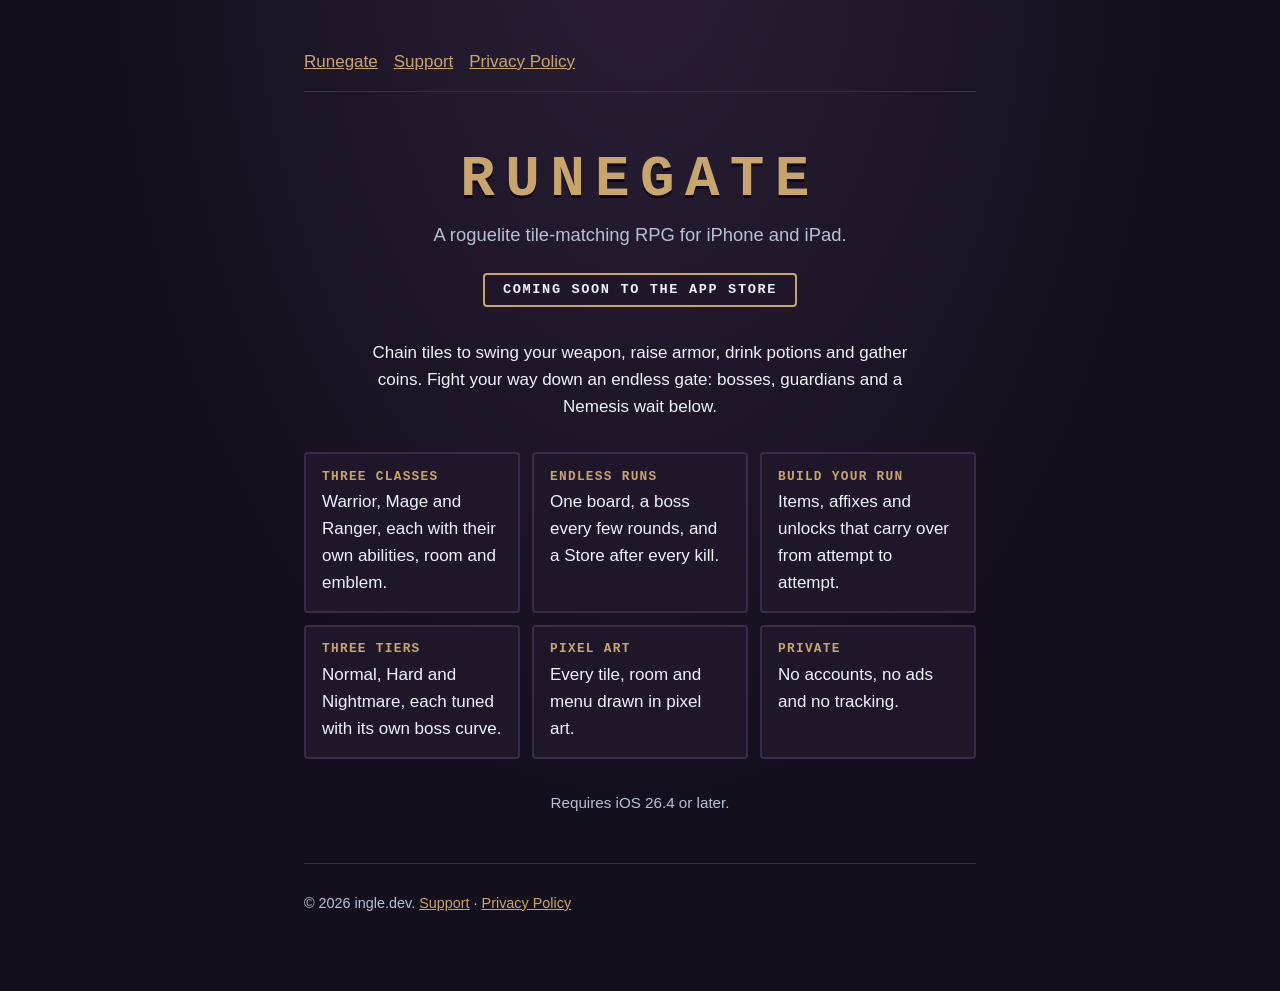
<file: index.html>
<!doctype html>
<html lang="en">
<head>
  <meta charset="utf-8">
  <meta name="viewport" content="width=device-width, initial-scale=1">
  <meta name="color-scheme" content="dark">
  <title>Runegate</title>
  <meta name="description" content="Runegate is a roguelite tile-matching RPG for iPhone and iPad.">
  <link rel="stylesheet" href="style.css">
</head>
<body class="landing">
  <main>
    <nav>
      <a href="index.html">Runegate</a>
      <a href="support.html">Support</a>
      <a href="privacy.html">Privacy Policy</a>
    </nav>

    <header class="hero">
      <h1>Runegate</h1>
      <p class="tagline">A roguelite tile-matching RPG for iPhone and iPad.</p>
      <span class="badge">Coming soon to the App Store</span>
    </header>

    <p class="pitch">Chain tiles to swing your weapon, raise armor, drink potions and gather coins. Fight your way down an endless gate: bosses, guardians and a Nemesis wait below.</p>

    <ul class="features">
      <li><strong>Three classes</strong>Warrior, Mage and Ranger, each with their own abilities, room and emblem.</li>
      <li><strong>Endless runs</strong>One board, a boss every few rounds, and a Store after every kill.</li>
      <li><strong>Build your run</strong>Items, affixes and unlocks that carry over from attempt to attempt.</li>
      <li><strong>Three tiers</strong>Normal, Hard and Nightmare, each tuned with its own boss curve.</li>
      <li><strong>Pixel art</strong>Every tile, room and menu drawn in pixel art.</li>
      <li><strong>Private</strong>No accounts, no ads and no tracking.</li>
    </ul>

    <!--
      Add screenshots here once you have them, for example:
      <div class="shots">
        <img src="screenshots/play.png" width="240" alt="A run in progress">
        <img src="screenshots/shop.png" width="240" alt="The Store after a boss">
      </div>
    -->

    <p class="note">Requires iOS 26.4 or later.</p>

    <footer>
      <p>&copy; 2026 ingle.dev. <a href="support.html">Support</a> &middot; <a href="privacy.html">Privacy Policy</a></p>
    </footer>
  </main>
</body>
</html>
</file>
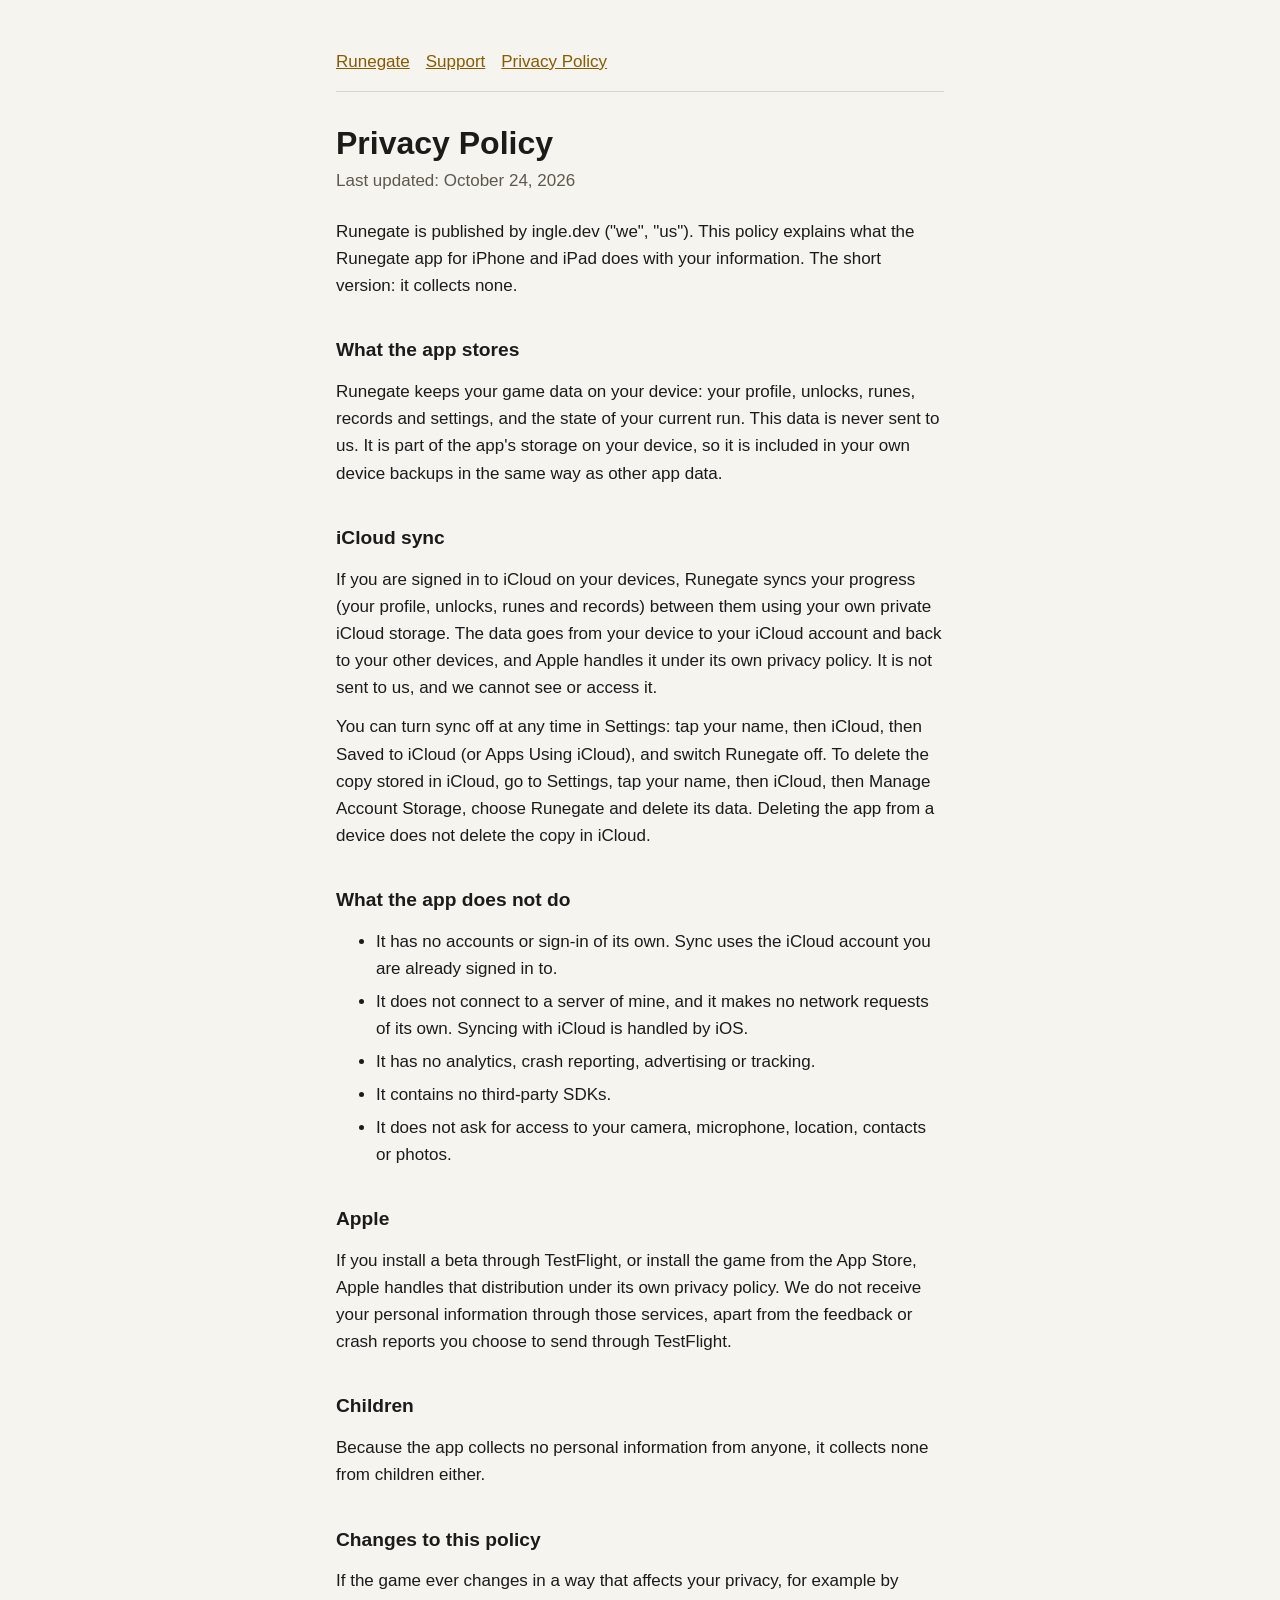
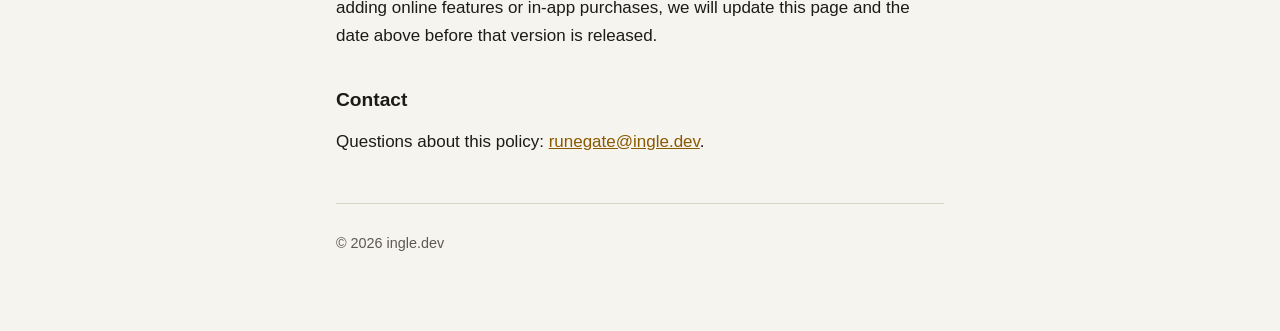
<file: privacy.html>
<!doctype html>
<html lang="en">
<head>
  <meta charset="utf-8">
  <meta name="viewport" content="width=device-width, initial-scale=1">
  <title>Runegate Privacy Policy</title>
  <meta name="description" content="The Runegate privacy policy: the game collects no personal data.">
  <link rel="stylesheet" href="style.css">
</head>
<body>
  <main>
    <nav>
      <a href="index.html">Runegate</a>
      <a href="support.html">Support</a>
      <a href="privacy.html">Privacy Policy</a>
    </nav>

    <h1>Privacy Policy</h1>
    <p class="updated">Last updated: October 24, 2026</p>

    <p>Runegate is published by ingle.dev ("we", "us"). This policy explains what the Runegate app for iPhone and iPad does with your information. The short version: it collects none.</p>

    <h2>What the app stores</h2>
    <p>Runegate keeps your game data on your device: your profile, unlocks, runes, records and settings, and the state of your current run. This data is never sent to us. It is part of the app's storage on your device, so it is included in your own device backups in the same way as other app data.</p>

    <h2>iCloud sync</h2>
    <p>If you are signed in to iCloud on your devices, Runegate syncs your progress (your profile, unlocks, runes and records) between them using your own private iCloud storage. The data goes from your device to your iCloud account and back to your other devices, and Apple handles it under its own privacy policy. It is not sent to us, and we cannot see or access it.</p>
    <p>You can turn sync off at any time in Settings: tap your name, then iCloud, then Saved to iCloud (or Apps Using iCloud), and switch Runegate off. To delete the copy stored in iCloud, go to Settings, tap your name, then iCloud, then Manage Account Storage, choose Runegate and delete its data. Deleting the app from a device does not delete the copy in iCloud.</p>

    <h2>What the app does not do</h2>
    <ul>
      <li>It has no accounts or sign-in of its own. Sync uses the iCloud account you are already signed in to.</li>
      <li>It does not connect to a server of mine, and it makes no network requests of its own. Syncing with iCloud is handled by iOS.</li>
      <li>It has no analytics, crash reporting, advertising or tracking.</li>
      <li>It contains no third-party SDKs.</li>
      <li>It does not ask for access to your camera, microphone, location, contacts or photos.</li>
    </ul>

    <h2>Apple</h2>
    <p>If you install a beta through TestFlight, or install the game from the App Store, Apple handles that distribution under its own privacy policy. We do not receive your personal information through those services, apart from the feedback or crash reports you choose to send through TestFlight.</p>

    <h2>Children</h2>
    <p>Because the app collects no personal information from anyone, it collects none from children either.</p>

    <h2>Changes to this policy</h2>
    <p>If the game ever changes in a way that affects your privacy, for example by adding online features or in-app purchases, we will update this page and the date above before that version is released.</p>

    <h2>Contact</h2>
    <p>Questions about this policy: <a href="mailto:runegate@ingle.dev">runegate@ingle.dev</a>.</p>

    <footer>
      <p>&copy; 2026 ingle.dev</p>
    </footer>
  </main>
</body>
</html>
</file>
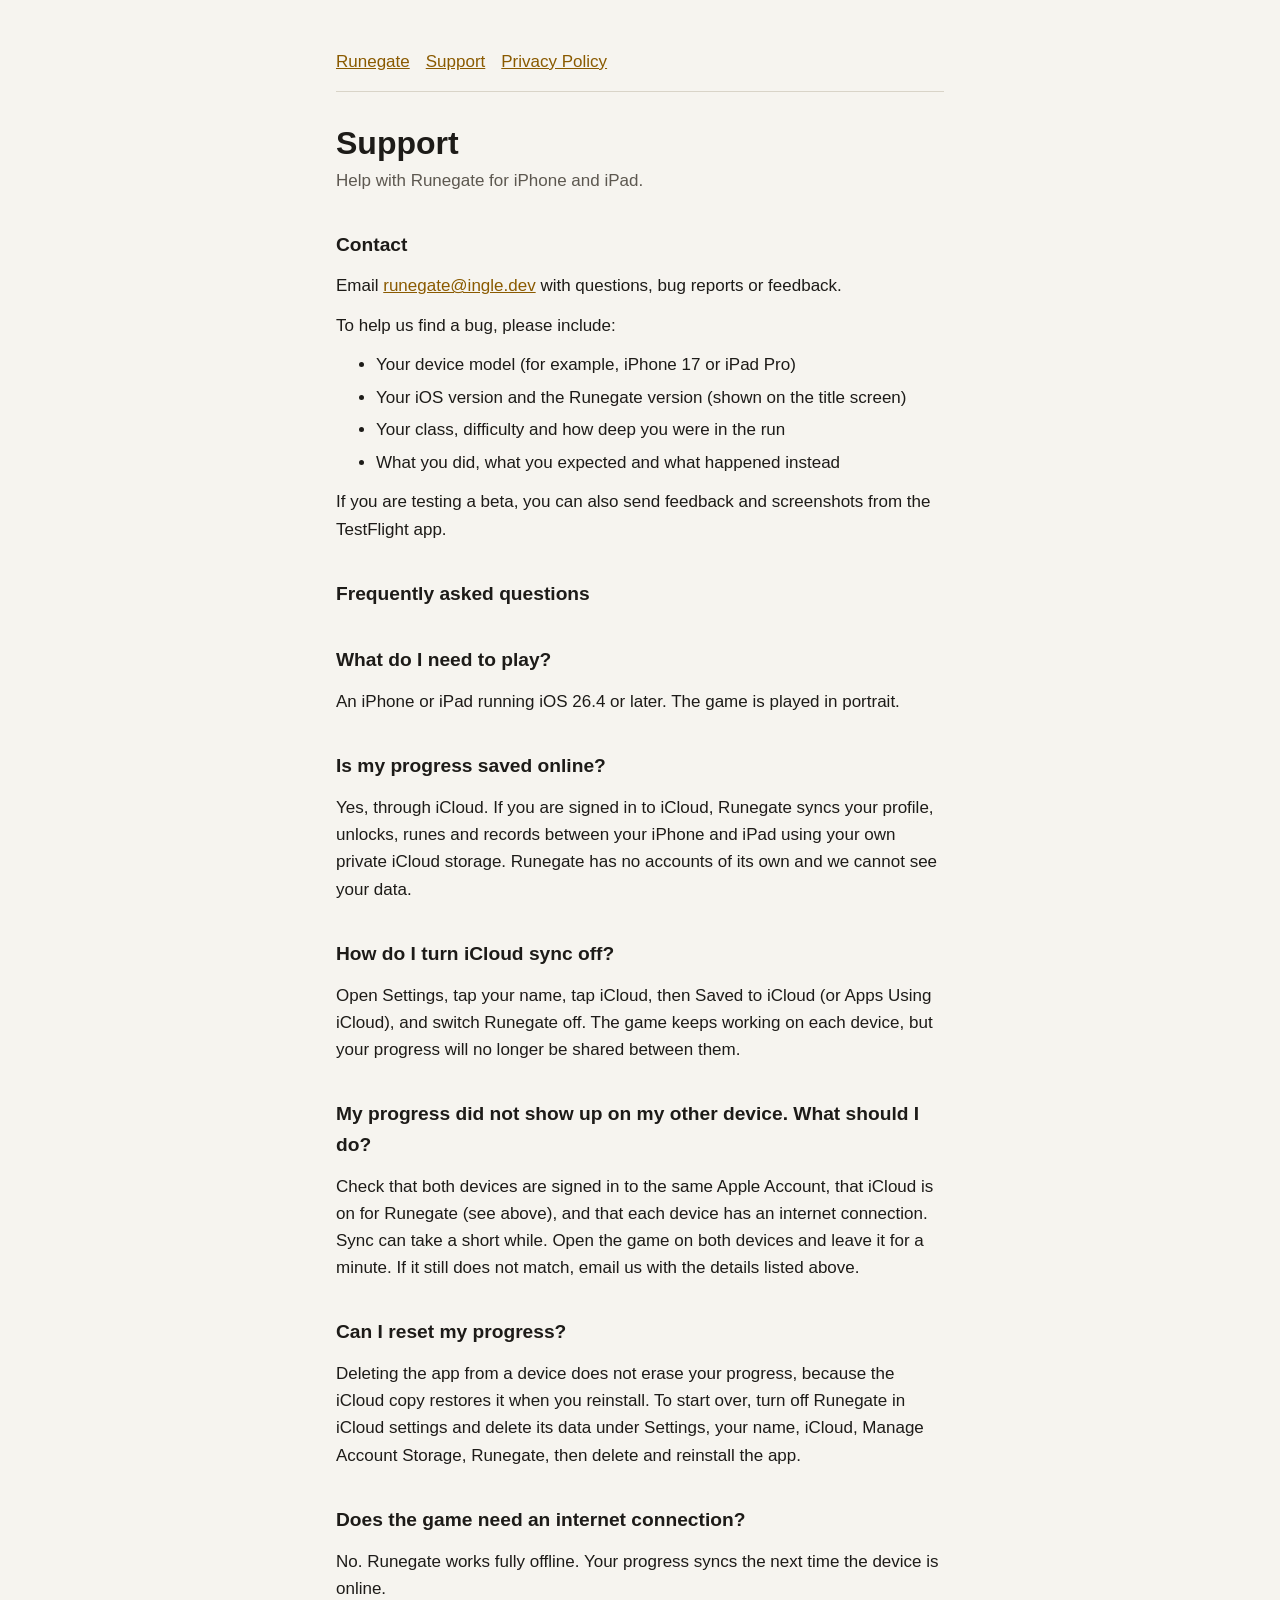
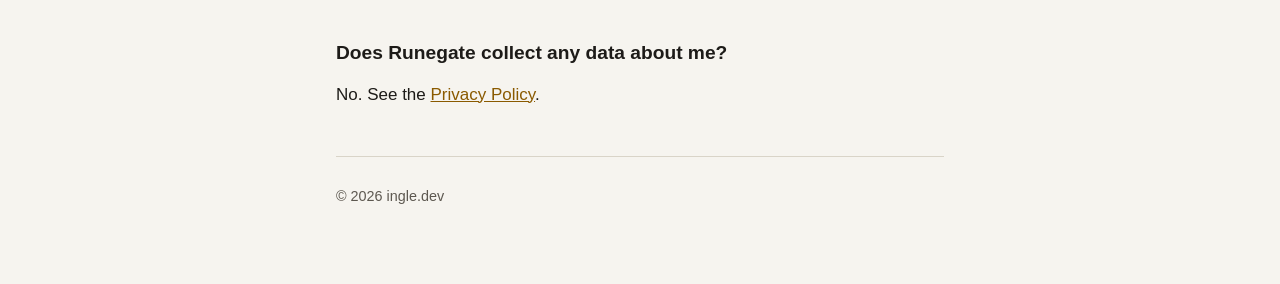
<file: support.html>
<!doctype html>
<html lang="en">
<head>
  <meta charset="utf-8">
  <meta name="viewport" content="width=device-width, initial-scale=1">
  <title>Runegate Support</title>
  <meta name="description" content="Get help with Runegate: contact details, requirements and answers to common questions.">
  <link rel="stylesheet" href="style.css">
</head>
<body>
  <main>
    <nav>
      <a href="index.html">Runegate</a>
      <a href="support.html">Support</a>
      <a href="privacy.html">Privacy Policy</a>
    </nav>

    <h1>Support</h1>
    <p class="tagline">Help with Runegate for iPhone and iPad.</p>

    <h2>Contact</h2>
    <p>Email <a href="mailto:runegate@ingle.dev">runegate@ingle.dev</a> with questions, bug reports or feedback.</p>
    <p>To help us find a bug, please include:</p>
    <ul>
      <li>Your device model (for example, iPhone 17 or iPad Pro)</li>
      <li>Your iOS version and the Runegate version (shown on the title screen)</li>
      <li>Your class, difficulty and how deep you were in the run</li>
      <li>What you did, what you expected and what happened instead</li>
    </ul>
    <p>If you are testing a beta, you can also send feedback and screenshots from the TestFlight app.</p>

    <h2>Frequently asked questions</h2>

    <h2>What do I need to play?</h2>
    <p>An iPhone or iPad running iOS 26.4 or later. The game is played in portrait.</p>

    <h2>Is my progress saved online?</h2>
    <p>Yes, through iCloud. If you are signed in to iCloud, Runegate syncs your profile, unlocks, runes and records between your iPhone and iPad using your own private iCloud storage. Runegate has no accounts of its own and we cannot see your data.</p>

    <h2>How do I turn iCloud sync off?</h2>
    <p>Open Settings, tap your name, tap iCloud, then Saved to iCloud (or Apps Using iCloud), and switch Runegate off. The game keeps working on each device, but your progress will no longer be shared between them.</p>

    <h2>My progress did not show up on my other device. What should I do?</h2>
    <p>Check that both devices are signed in to the same Apple Account, that iCloud is on for Runegate (see above), and that each device has an internet connection. Sync can take a short while. Open the game on both devices and leave it for a minute. If it still does not match, email us with the details listed above.</p>

    <h2>Can I reset my progress?</h2>
    <p>Deleting the app from a device does not erase your progress, because the iCloud copy restores it when you reinstall. To start over, turn off Runegate in iCloud settings and delete its data under Settings, your name, iCloud, Manage Account Storage, Runegate, then delete and reinstall the app.</p>

    <h2>Does the game need an internet connection?</h2>
    <p>No. Runegate works fully offline. Your progress syncs the next time the device is online.</p>

    <h2>Does Runegate collect any data about me?</h2>
    <p>No. See the <a href="privacy.html">Privacy Policy</a>.</p>

    <footer>
      <p>&copy; 2026 ingle.dev</p>
    </footer>
  </main>
</body>
</html>
</file>
<file: style.css>
:root {
  --bg: #f6f4ef;
  --fg: #1d1b18;
  --muted: #5d5850;
  --accent: #8a5a00;
  --rule: #d9d4c8;
}

@media (prefers-color-scheme: dark) {
  :root {
    --bg: #14120f;
    --fg: #ece7dc;
    --muted: #a39b8b;
    --accent: #f2c14e;
    --rule: #34302a;
  }
}

* {
  box-sizing: border-box;
}

body {
  margin: 0;
  background: var(--bg);
  color: var(--fg);
  font: 17px/1.6 -apple-system, BlinkMacSystemFont, "Segoe UI", Helvetica, Arial, sans-serif;
}

main {
  max-width: 40rem;
  margin: 0 auto;
  padding: 3rem 1rem 4rem;
}

h1 {
  margin: 0 0 0.25rem;
  font-size: 2rem;
  line-height: 1.2;
}

h2 {
  margin: 2.25rem 0 0.5rem;
  font-size: 1.2rem;
}

p,
ul {
  margin: 0.75rem 0;
}

li {
  margin: 0.35rem 0;
}

a {
  color: var(--accent);
}

.tagline,
.updated {
  color: var(--muted);
  margin: 0 0 1.5rem;
}

nav {
  display: flex;
  flex-wrap: wrap;
  gap: 1rem;
  margin-bottom: 2rem;
  padding-bottom: 1rem;
  border-bottom: 1px solid var(--rule);
}

footer {
  margin-top: 3rem;
  padding-top: 1rem;
  border-top: 1px solid var(--rule);
  color: var(--muted);
  font-size: 0.9rem;
}

/* Landing page: the game's violet stone ground and brass trim, dark in every mode. */
body.landing {
  --bg: #140f1c;
  --panel: #1f1629;
  --fg: #eef4ff;
  --muted: #b4c2d8;
  --accent: #c9a56b;
  --rule: #3a2b4d;
  background:
    radial-gradient(ellipse at 50% -10%, #2b1f36 0%, rgba(43, 31, 54, 0) 60%),
    var(--bg);
  min-height: 100vh;
}

body.landing main {
  max-width: 44rem;
}

.hero {
  padding: 1.5rem 0 2rem;
  text-align: center;
}

.hero h1 {
  margin: 0 0 0.5rem;
  font: 700 clamp(2.4rem, 9vw, 3.6rem) / 1.1 ui-monospace, "SF Mono", Menlo, Consolas, monospace;
  letter-spacing: 0.18em;
  text-transform: uppercase;
  color: var(--accent);
  text-shadow: 0 3px 0 #0a081f;
}

.hero .tagline {
  margin: 0 auto 1.5rem;
  max-width: 30rem;
  font-size: 1.15rem;
}

.badge {
  display: inline-block;
  padding: 0.5rem 1.1rem;
  border: 2px solid var(--accent);
  border-radius: 4px;
  background: var(--panel);
  color: var(--fg);
  font: 600 0.85rem / 1 ui-monospace, "SF Mono", Menlo, Consolas, monospace;
  letter-spacing: 0.12em;
  text-transform: uppercase;
}

.pitch {
  margin: 0 auto 2rem;
  max-width: 36rem;
  text-align: center;
}

.features {
  display: grid;
  grid-template-columns: repeat(auto-fit, minmax(13rem, 1fr));
  gap: 0.75rem;
  margin: 0 0 2rem;
  padding: 0;
  list-style: none;
}

.features li {
  margin: 0;
  padding: 0.9rem 1rem;
  border: 2px solid var(--rule);
  border-radius: 4px;
  background: var(--panel);
}

.features strong {
  display: block;
  margin-bottom: 0.25rem;
  color: var(--accent);
  font: 600 0.8rem / 1.2 ui-monospace, "SF Mono", Menlo, Consolas, monospace;
  letter-spacing: 0.1em;
  text-transform: uppercase;
}

.shots {
  display: flex;
  flex-wrap: wrap;
  justify-content: center;
  gap: 1rem;
  margin: 0 0 2rem;
}

.shots img {
  max-width: 100%;
  height: auto;
  border: 2px solid var(--rule);
  border-radius: 6px;
  image-rendering: pixelated;
}

.note {
  text-align: center;
  color: var(--muted);
  font-size: 0.95rem;
}
</file>
